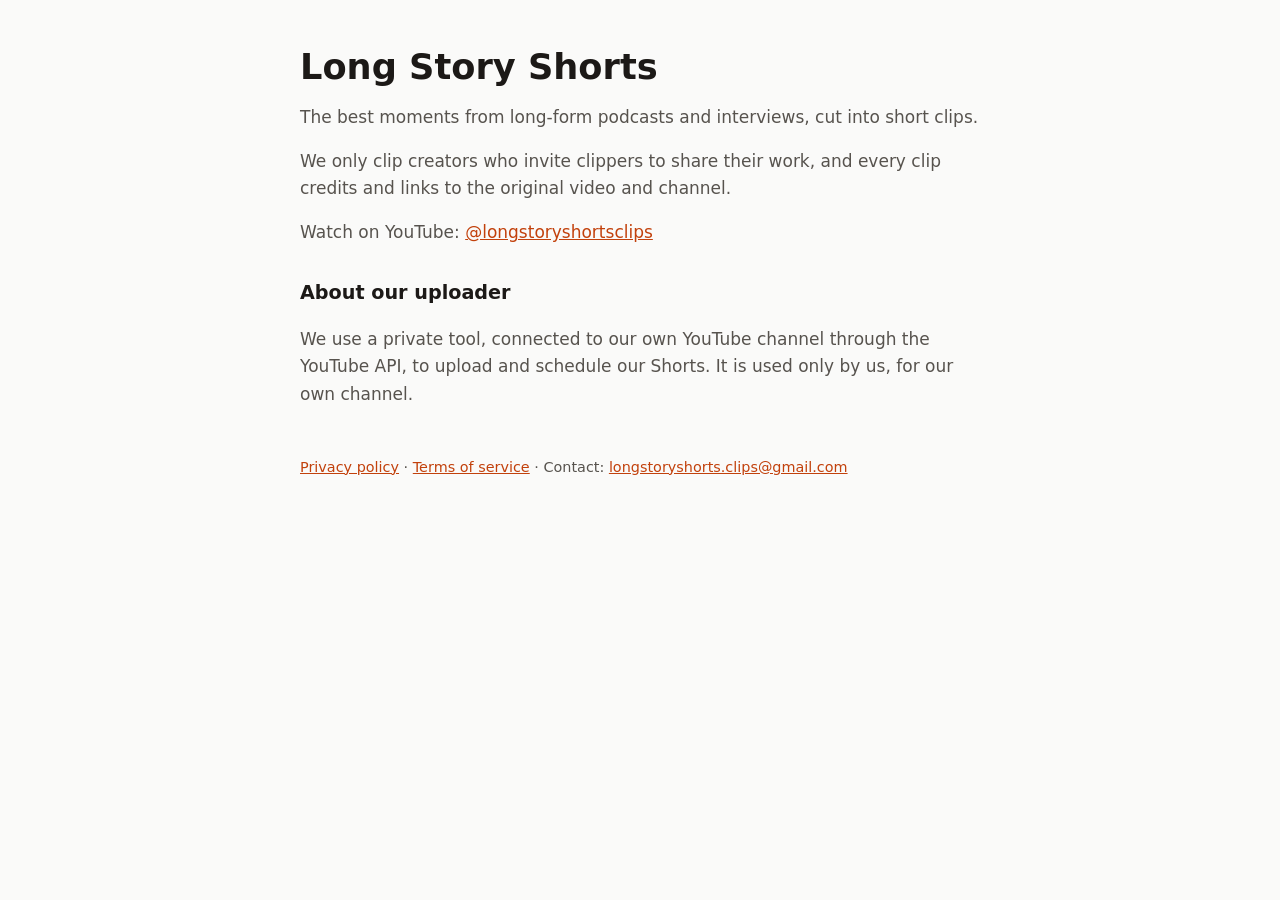
<file: index.html>
<!doctype html><html lang="en"><head><meta charset="utf-8"><meta name="viewport" content="width=device-width,initial-scale=1">
<title>Long Story Shorts</title><link rel="stylesheet" href="style.css"></head><body><main>
<h1>Long Story Shorts</h1>
<p>The best moments from long-form podcasts and interviews, cut into short clips.</p>
<p>We only clip creators who invite clippers to share their work, and every clip credits and links to the original video and channel.</p>
<p>Watch on YouTube: <a href="https://www.youtube.com/@longstoryshortsclips">@longstoryshortsclips</a></p>
<h2>About our uploader</h2>
<p>We use a private tool, connected to our own YouTube channel through the YouTube API, to upload and schedule our Shorts. It is used only by us, for our own channel.</p>
<footer><a href="privacy.html">Privacy policy</a> · <a href="terms.html">Terms of service</a> · Contact: <a href="mailto:longstoryshorts.clips@gmail.com">longstoryshorts.clips@gmail.com</a></footer>
</main></body></html>
</file>
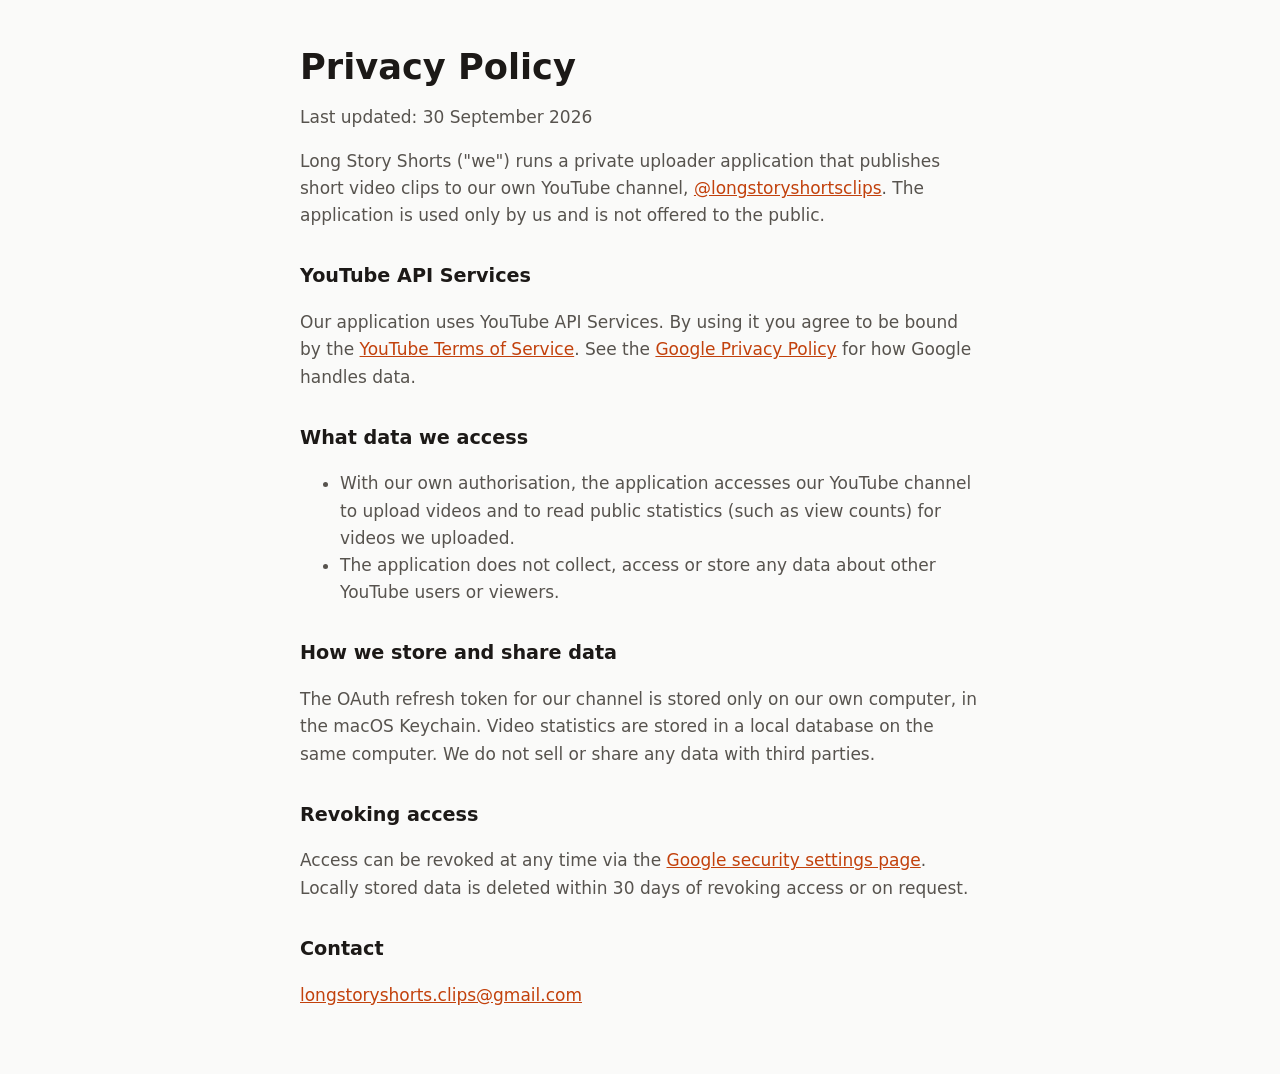
<file: privacy.html>
<!doctype html><html lang="en"><head><meta charset="utf-8"><meta name="viewport" content="width=device-width,initial-scale=1">
<title>Privacy Policy</title><link rel="stylesheet" href="style.css"></head><body><main>
<h1>Privacy Policy</h1>
<p>Last updated: 30 September 2026</p>
<p>Long Story Shorts ("we") runs a private uploader application that publishes short video clips to our own YouTube channel, <a href="https://www.youtube.com/@longstoryshortsclips">@longstoryshortsclips</a>. The application is used only by us and is not offered to the public.</p>
<h2>YouTube API Services</h2>
<p>Our application uses YouTube API Services. By using it you agree to be bound by the <a href="https://www.youtube.com/t/terms">YouTube Terms of Service</a>. See the <a href="https://policies.google.com/privacy">Google Privacy Policy</a> for how Google handles data.</p>
<h2>What data we access</h2>
<ul>
<li>With our own authorisation, the application accesses our YouTube channel to upload videos and to read public statistics (such as view counts) for videos we uploaded.</li>
<li>The application does not collect, access or store any data about other YouTube users or viewers.</li>
</ul>
<h2>How we store and share data</h2>
<p>The OAuth refresh token for our channel is stored only on our own computer, in the macOS Keychain. Video statistics are stored in a local database on the same computer. We do not sell or share any data with third parties.</p>
<h2>Revoking access</h2>
<p>Access can be revoked at any time via the <a href="https://security.google.com/settings/security/permissions">Google security settings page</a>. Locally stored data is deleted within 30 days of revoking access or on request.</p>
<h2>Contact</h2>
<p><a href="mailto:longstoryshorts.clips@gmail.com">longstoryshorts.clips@gmail.com</a></p>
</main></body></html>
</file>
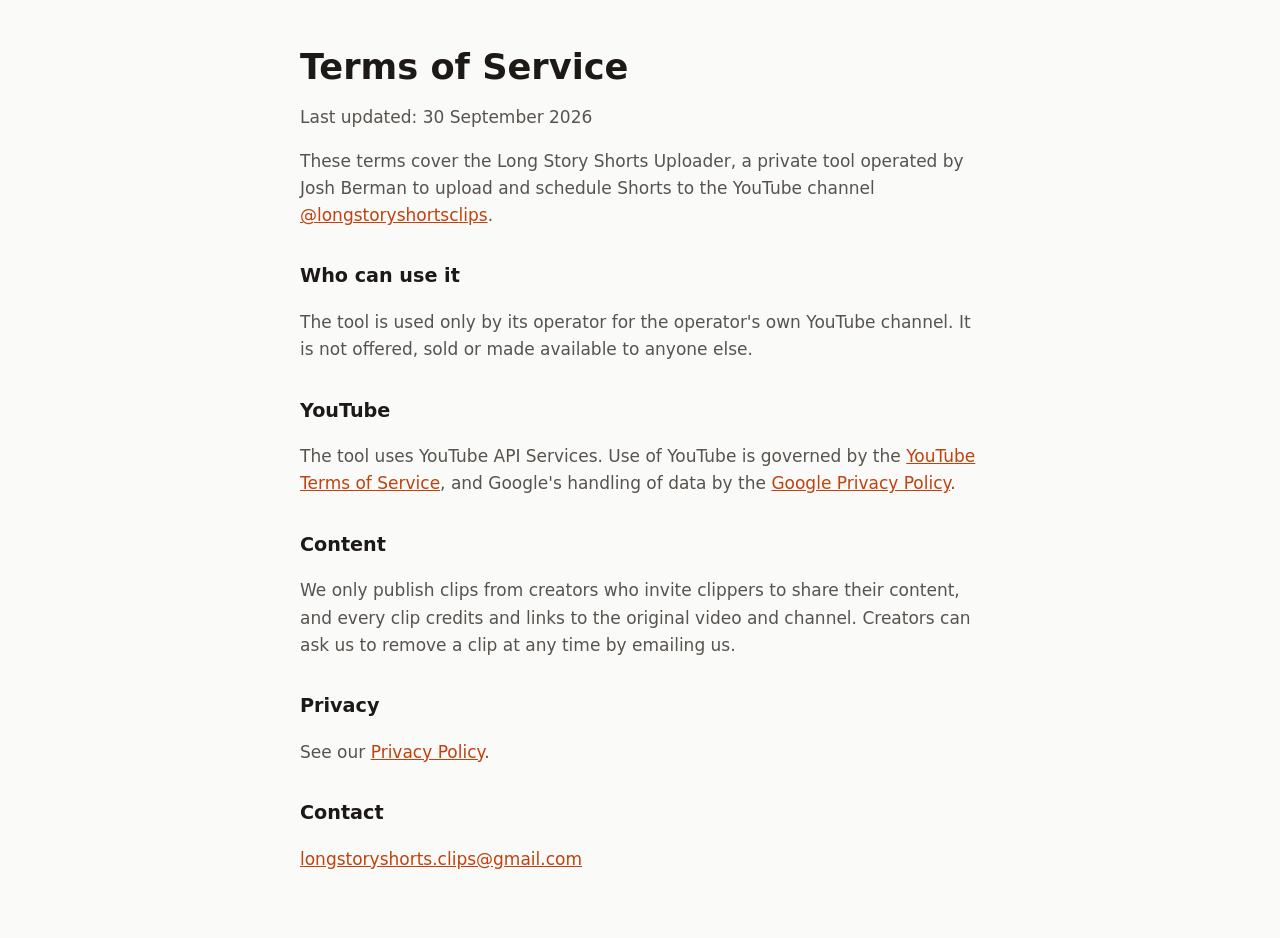
<file: terms.html>
<!doctype html><html lang="en"><head><meta charset="utf-8"><meta name="viewport" content="width=device-width,initial-scale=1">
<title>Terms of Service</title><link rel="stylesheet" href="style.css"></head><body><main>
<h1>Terms of Service</h1>
<p>Last updated: 30 September 2026</p>
<p>These terms cover the Long Story Shorts Uploader, a private tool operated by Josh Berman to upload and schedule Shorts to the YouTube channel <a href="https://www.youtube.com/@longstoryshortsclips">@longstoryshortsclips</a>.</p>
<h2>Who can use it</h2>
<p>The tool is used only by its operator for the operator's own YouTube channel. It is not offered, sold or made available to anyone else.</p>
<h2>YouTube</h2>
<p>The tool uses YouTube API Services. Use of YouTube is governed by the <a href="https://www.youtube.com/t/terms">YouTube Terms of Service</a>, and Google's handling of data by the <a href="https://policies.google.com/privacy">Google Privacy Policy</a>.</p>
<h2>Content</h2>
<p>We only publish clips from creators who invite clippers to share their content, and every clip credits and links to the original video and channel. Creators can ask us to remove a clip at any time by emailing us.</p>
<h2>Privacy</h2>
<p>See our <a href="privacy.html">Privacy Policy</a>.</p>
<h2>Contact</h2>
<p><a href="mailto:longstoryshorts.clips@gmail.com">longstoryshorts.clips@gmail.com</a></p>
</main></body></html>
</file>
<file: style.css>
:root{--bg:#fafaf9;--fg:#1c1917;--muted:#57534e;--accent:#c2410c}
@media (prefers-color-scheme:dark){:root{--bg:#0c0a09;--fg:#f5f5f4;--muted:#a8a29e;--accent:#fb923c}}
body{margin:0;background:var(--bg);color:var(--fg);font:17px/1.6 system-ui,-apple-system,sans-serif}
main{max-width:680px;margin:0 auto;padding:48px 16px}
h1{font-size:2.2rem;line-height:1.1;margin:0 0 8px}h2{margin-top:2rem;font-size:1.2rem}
p,li{color:var(--muted)}a{color:var(--accent)}footer{margin-top:3rem;font-size:.9rem;color:var(--muted)}
</file>
